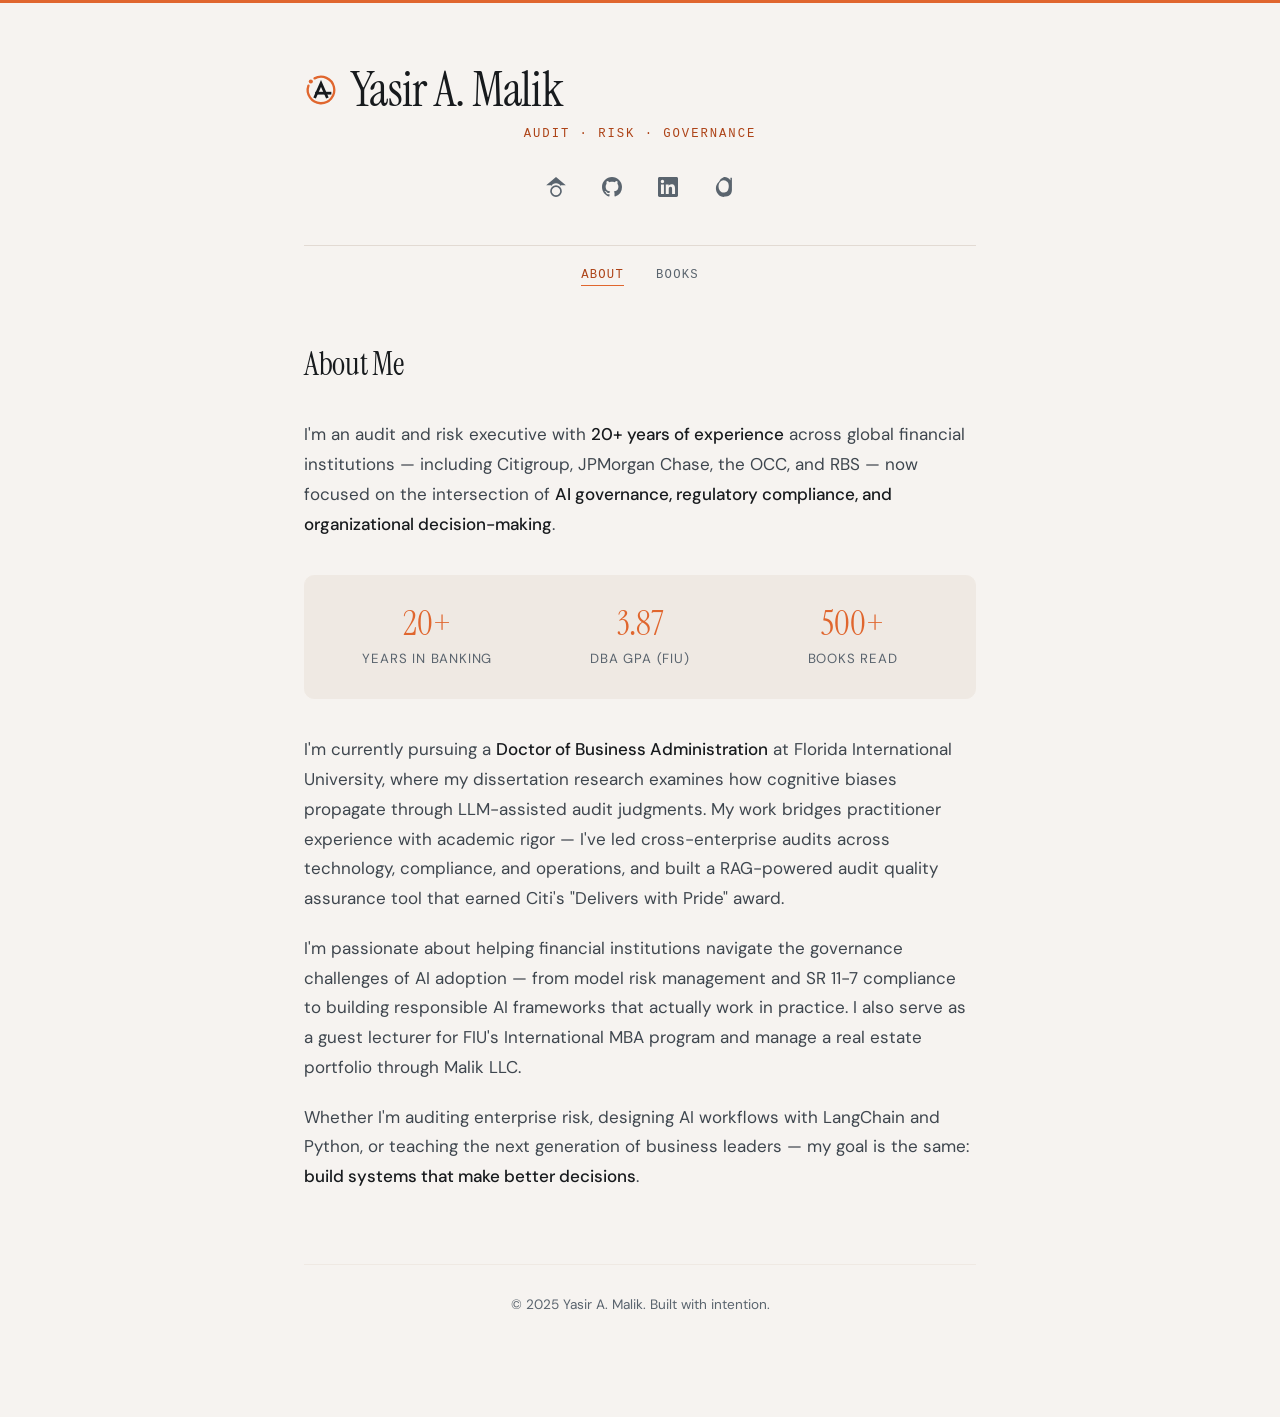
<file: index.html>
<!DOCTYPE html>
<html lang="en">
<head>
    <meta charset="UTF-8">
    <meta name="viewport" content="width=device-width, initial-scale=1.0">
    <title>Yasir A. Malik</title>
    <link rel="stylesheet" href="style.css">
    <link rel="stylesheet" href="brand.css">
    <link rel="icon" href=".github/brand/favicon.svg" type="image/svg+xml">
    <meta name="theme-color" content="#E0662E">
    <meta name="description" content="Yasir A. Malik — Audit leader, DBA researcher, and AI governance strategist with 20+ years in global financial services.">
</head>
<body>
    <div class="container">

        <!-- Header -->
        <header>
            <div class="brand-lockup"><svg width="34" height="34" viewBox="0 0 64 64" fill="none" aria-hidden="true"><path d="M19.88 10.13 A25 25 0 1 1 8.36 23.86" class="ring" stroke-width="4.4" stroke-linecap="round"/><circle class="node" cx="12.85" cy="15.93" r="3.9"/><path class="letter" d="M20 47 L32 19.5 L44 47" stroke-width="5.2" stroke-linejoin="miter" stroke-linecap="butt"/><path class="letter" d="M21.09 38 H51.5" stroke-width="5.2" stroke-linecap="butt"/></svg><h1 class="site-name">Yasir A. Malik</h1></div>
            <p class="site-tagline">Audit · Risk · Governance</p>

            <!-- Social Links (inline SVGs for zero-dependency) -->
            <div class="social-links">
                <a href="https://scholar.google.com/citations?user=YOUR_ID" target="_blank" rel="noopener" title="Google Scholar">
                    <svg viewBox="0 0 24 24" xmlns="http://www.w3.org/2000/svg"><path d="M12 24a7 7 0 1 1 0-14 7 7 0 0 1 0 14zm0-2a5 5 0 1 0 0-10 5 5 0 0 0 0 10zM0.21 10L12 0l11.79 10H18v1a6.98 6.98 0 0 0-12 0v-1H0.21z"/></svg>
                </a>
                <a href="https://github.com/MalikAI-786" target="_blank" rel="noopener" title="GitHub">
                    <svg viewBox="0 0 24 24" xmlns="http://www.w3.org/2000/svg"><path d="M12 0C5.37 0 0 5.37 0 12c0 5.31 3.435 9.795 8.205 11.385.6.105.825-.255.825-.57 0-.285-.015-1.23-.015-2.235-3.015.555-3.795-.735-4.035-1.41-.135-.345-.72-1.41-1.23-1.695-.42-.225-1.02-.78-.015-.795.945-.015 1.62.87 1.845 1.23 1.08 1.815 2.805 1.305 3.495.99.105-.78.42-1.305.765-1.605-2.67-.3-5.46-1.335-5.46-5.925 0-1.305.465-2.385 1.23-3.225-.12-.3-.54-1.53.12-3.18 0 0 1.005-.315 3.3 1.23.96-.27 1.98-.405 3-.405s2.04.135 3 .405c2.295-1.56 3.3-1.23 3.3-1.23.66 1.65.24 2.88.12 3.18.765.84 1.23 1.905 1.23 3.225 0 4.605-2.805 5.625-5.475 5.925.435.375.81 1.095.81 2.22 0 1.605-.015 2.895-.015 3.3 0 .315.225.69.825.57A12.02 12.02 0 0 0 24 12c0-6.63-5.37-12-12-12z"/></svg>
                </a>
                <a href="https://linkedin.com/in/yasiramalik" target="_blank" rel="noopener" title="LinkedIn">
                    <svg viewBox="0 0 24 24" xmlns="http://www.w3.org/2000/svg"><path d="M20.447 20.452h-3.554v-5.569c0-1.328-.027-3.037-1.852-3.037-1.853 0-2.136 1.445-2.136 2.939v5.667H9.351V9h3.414v1.561h.046c.477-.9 1.637-1.85 3.37-1.85 3.601 0 4.267 2.37 4.267 5.455v6.286zM5.337 7.433a2.062 2.062 0 0 1-2.063-2.065 2.064 2.064 0 1 1 2.063 2.065zm1.782 13.019H3.555V9h3.564v11.452zM22.225 0H1.771C.792 0 0 .774 0 1.729v20.542C0 23.227.792 24 1.771 24h20.451C23.2 24 24 23.227 24 22.271V1.729C24 .774 23.2 0 22.222 0h.003z"/></svg>
                </a>
                <a href="https://www.goodreads.com/user/show/YOUR_ID" target="_blank" rel="noopener" title="Goodreads">
                    <svg viewBox="0 0 24 24" xmlns="http://www.w3.org/2000/svg"><path d="M11.43 23.995c-3.608-.208-6.274-2.077-7.926-5.371-.515-1.026-.872-2.142-1.065-3.34-.239-1.484-.16-2.944.213-4.373.553-2.118 1.632-3.9 3.28-5.305A8.564 8.564 0 0 1 11.508.2c1.627-.253 3.2-.098 4.69.561 1.468.649 2.6 1.676 3.395 3.08.025.044.05.089.095.17V.75h1.812v14.4c0 .972-.09 1.935-.347 2.876-.533 1.95-1.618 3.452-3.39 4.428-1.16.64-2.415.93-3.728.994-.1.005-.2.032-.3.048h-.805zm6.278-12.759c.032-.538.004-1.093-.08-1.644-.19-1.27-.618-2.44-1.378-3.465-1.14-1.539-2.639-2.35-4.526-2.368-1.174-.012-2.246.307-3.19.965-1.258.878-2.072 2.074-2.57 3.486-.382 1.082-.52 2.2-.481 3.345.05 1.425.36 2.79 1.075 4.044.878 1.544 2.12 2.584 3.808 2.973 1.088.25 2.168.206 3.21-.177 1.588-.585 2.672-1.677 3.378-3.2.497-1.072.738-2.21.754-3.96z"/></svg>
                </a>
            </div>
        </header>

        <hr class="divider">

        <!-- Navigation -->
        <nav>
            <ul>
                <li><a href="index.html" class="active">About</a></li>
                <li><a href="books.html">Books</a></li>
            </ul>
        </nav>

        <!-- About Section -->
        <section class="about-section">
            <h2 class="section-heading">About Me</h2>

            <p>
                I'm an audit and risk executive with <strong>20+ years of experience</strong> across 
                global financial institutions — including Citigroup, JPMorgan Chase, the OCC, 
                and RBS — now focused on the intersection of <strong>AI governance, regulatory 
                compliance, and organizational decision-making</strong>.
            </p>

            <div class="highlights">
                <div class="highlight-item">
                    <div class="highlight-number">20+</div>
                    <div class="highlight-label">Years in Banking</div>
                </div>
                <div class="highlight-item">
                    <div class="highlight-number">3.87</div>
                    <div class="highlight-label">DBA GPA (FIU)</div>
                </div>
                <div class="highlight-item">
                    <div class="highlight-number">500+</div>
                    <div class="highlight-label">Books Read</div>
                </div>
            </div>

            <p>
                I'm currently pursuing a <strong>Doctor of Business Administration</strong> at 
                Florida International University, where my dissertation research examines 
                how cognitive biases propagate through LLM-assisted audit judgments. My work 
                bridges practitioner experience with academic rigor — I've led cross-enterprise 
                audits across technology, compliance, and operations, and built a RAG-powered 
                audit quality assurance tool that earned Citi's "Delivers with Pride" award.
            </p>

            <p>
                I'm passionate about helping financial institutions navigate the governance 
                challenges of AI adoption — from model risk management and SR 11-7 compliance 
                to building responsible AI frameworks that actually work in practice. I also 
                serve as a guest lecturer for FIU's International MBA program and manage a 
                real estate portfolio through Malik LLC.
            </p>

            <p>
                Whether I'm auditing enterprise risk, designing AI workflows with LangChain 
                and Python, or teaching the next generation of business leaders — my goal is 
                the same: <strong>build systems that make better decisions</strong>.
            </p>
        </section>

        <!-- Footer -->
        <footer>
            <p>&copy; 2025 Yasir A. Malik. Built with intention.</p>
        </footer>

    </div>
</body>
</html>
</file>
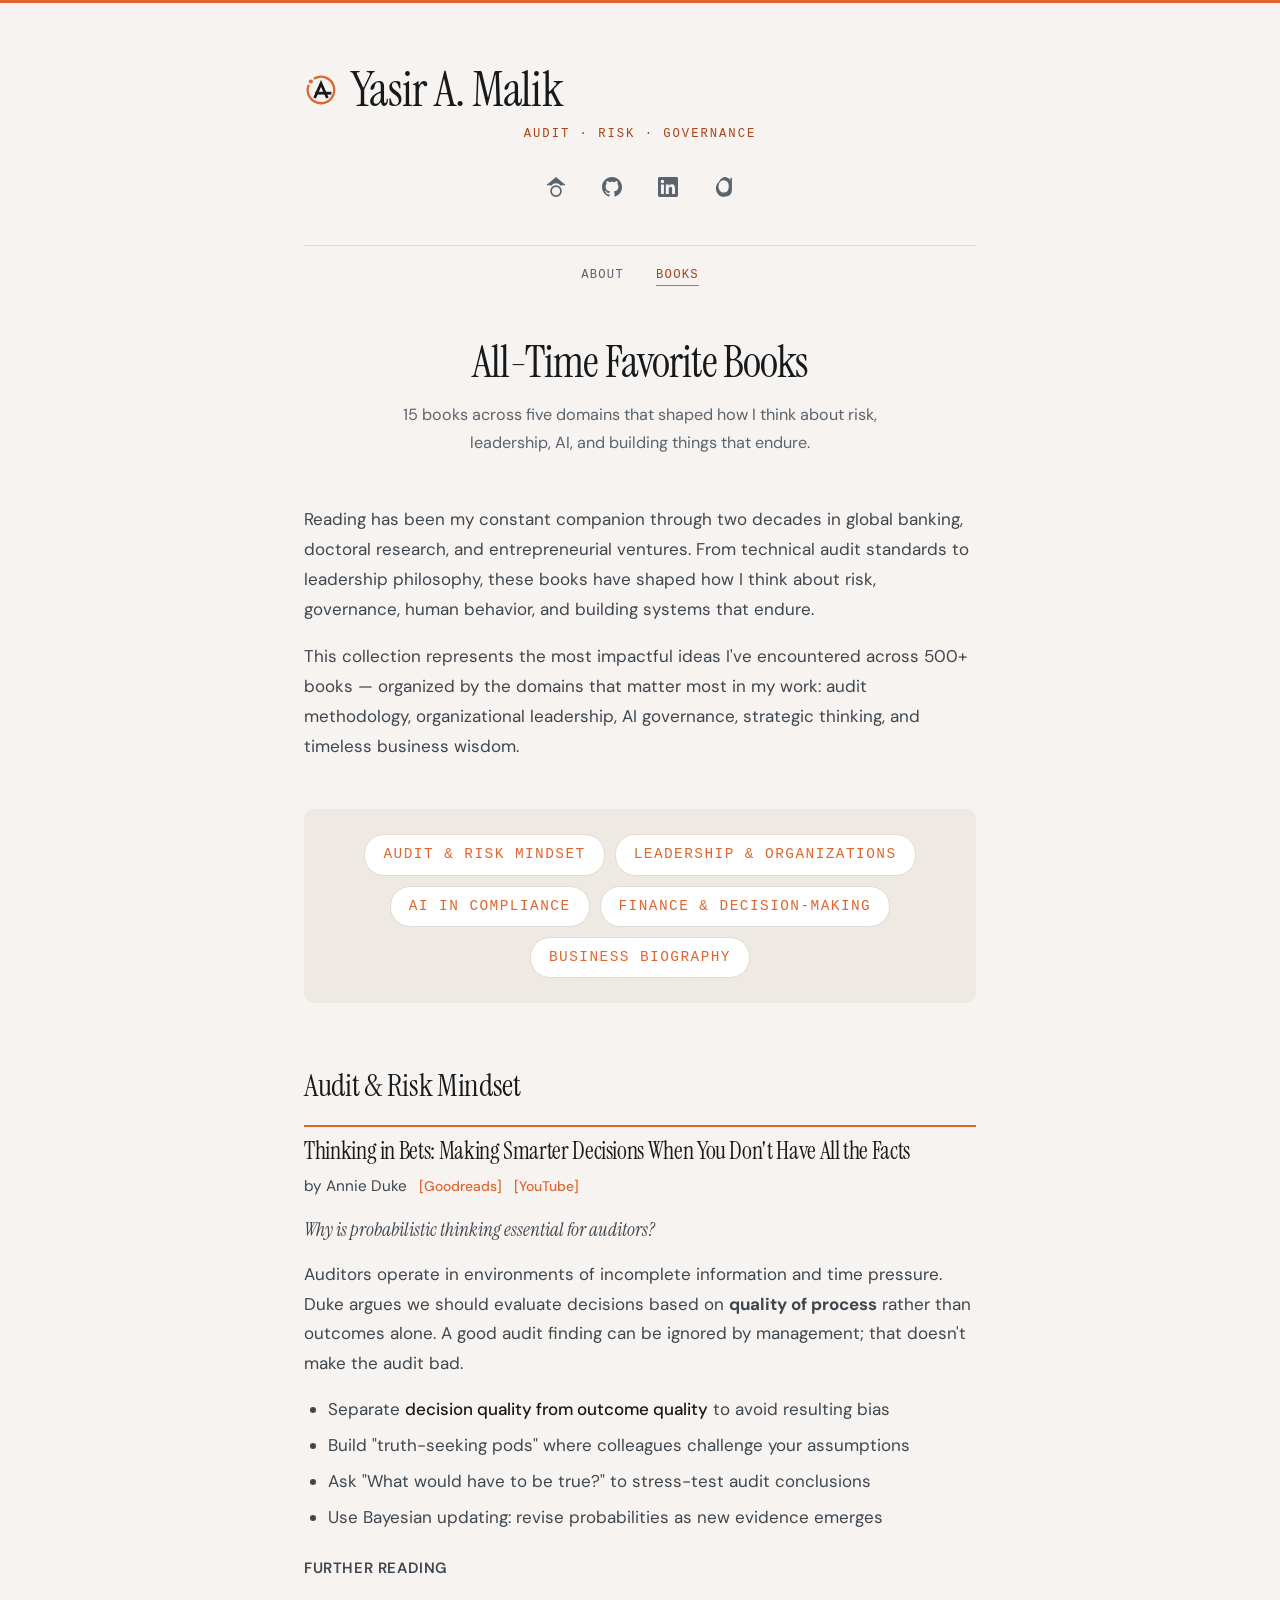
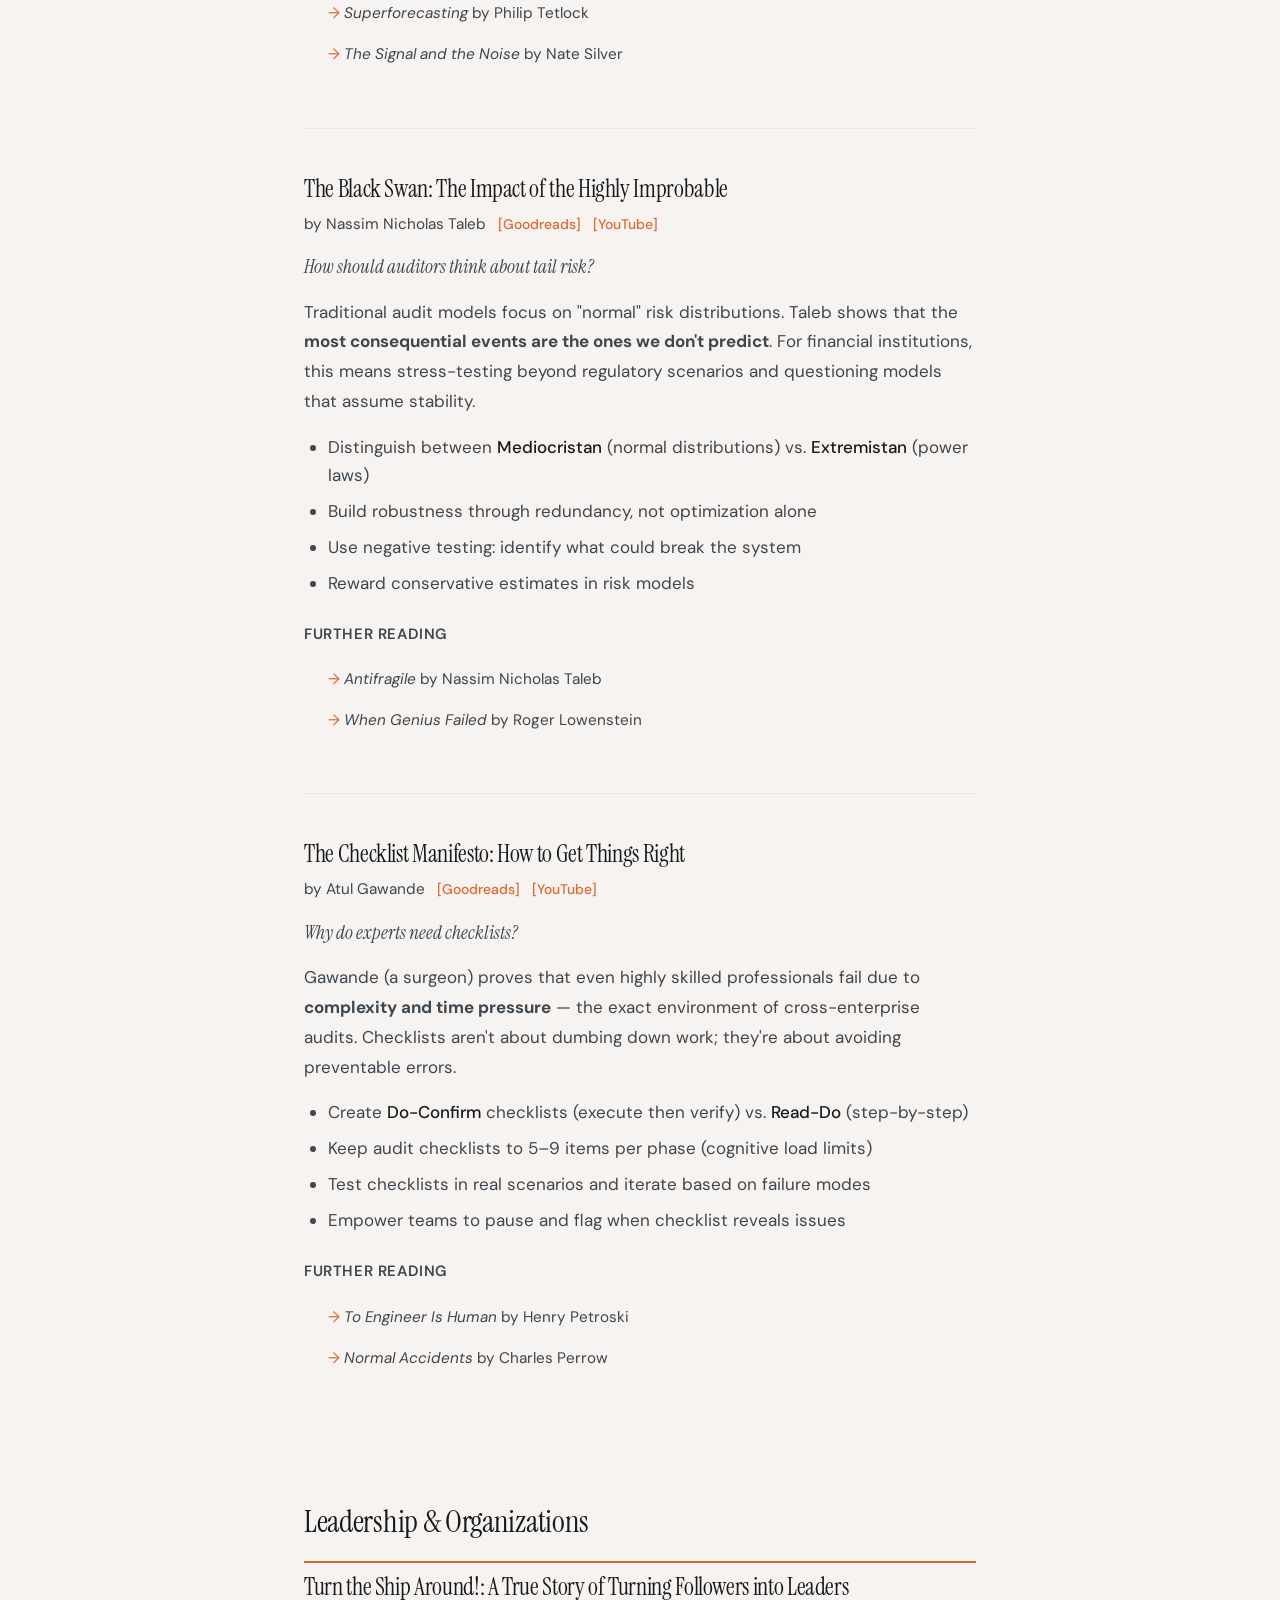
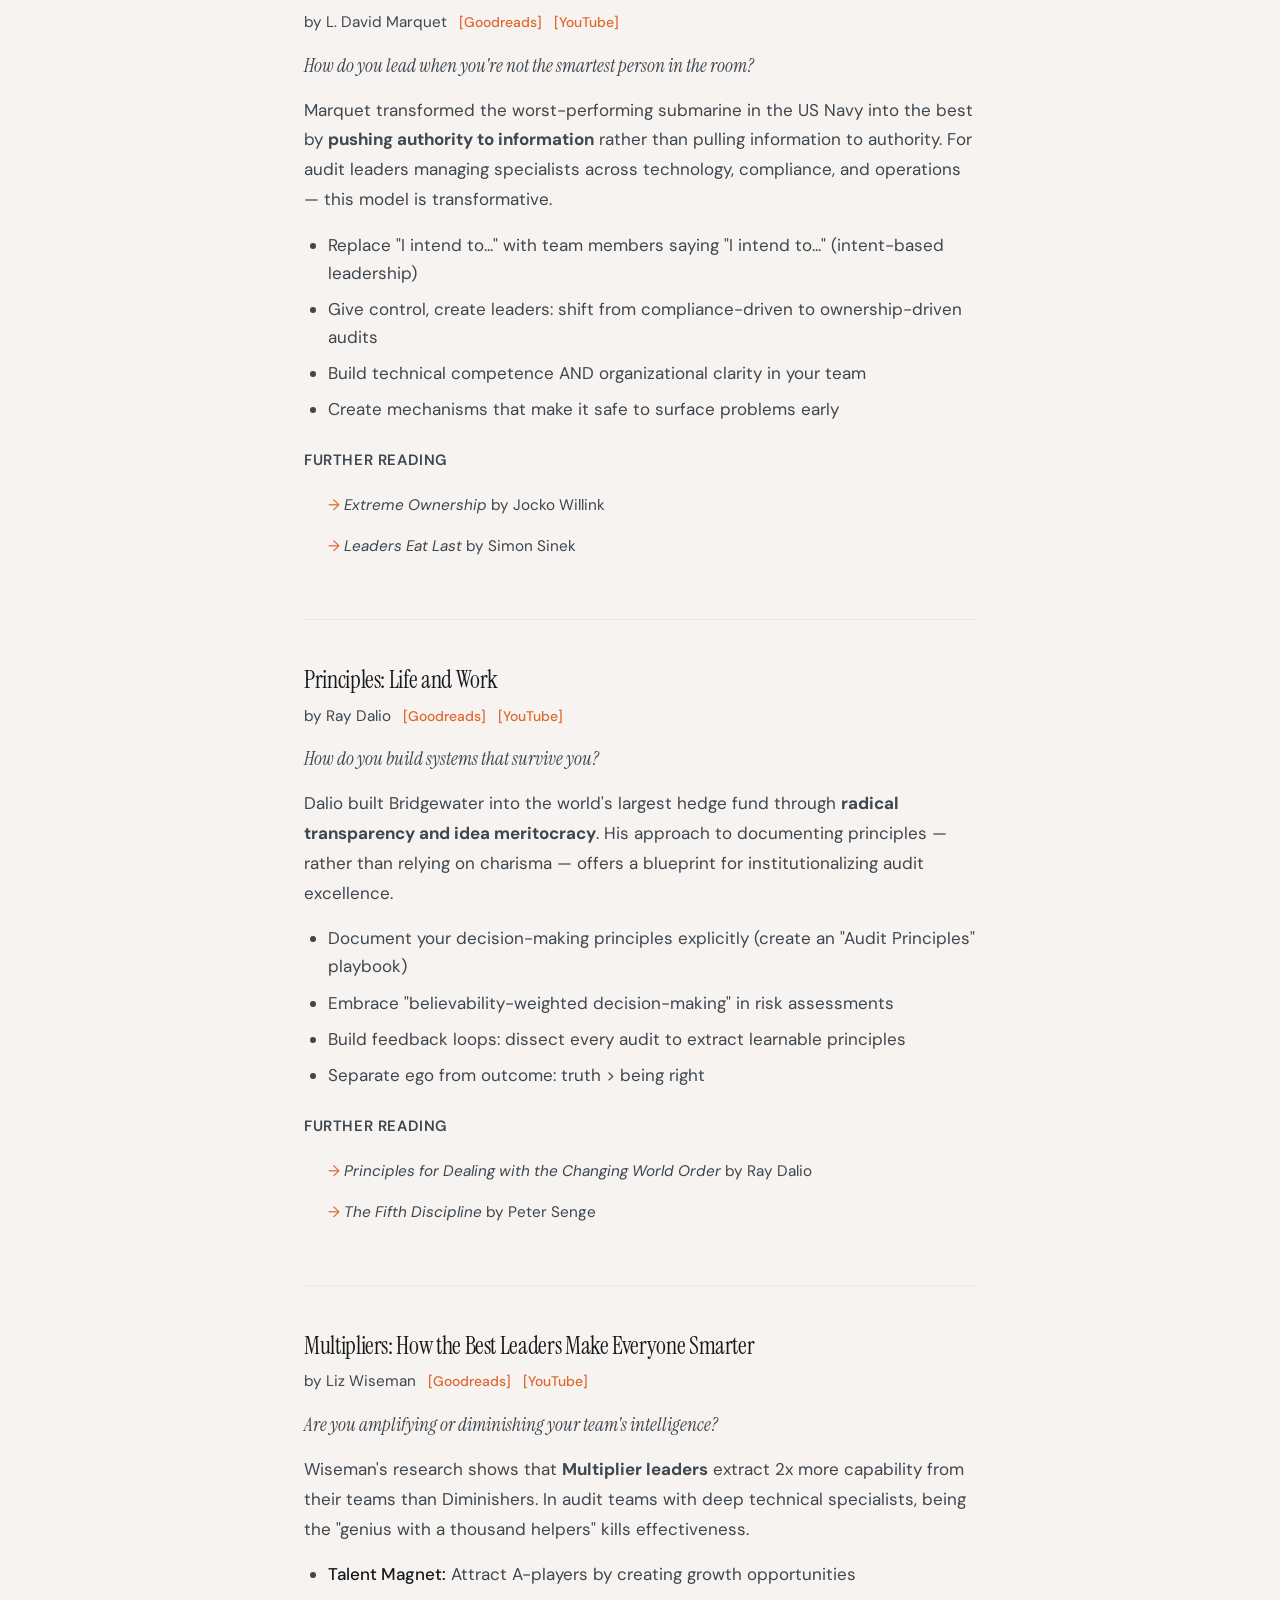
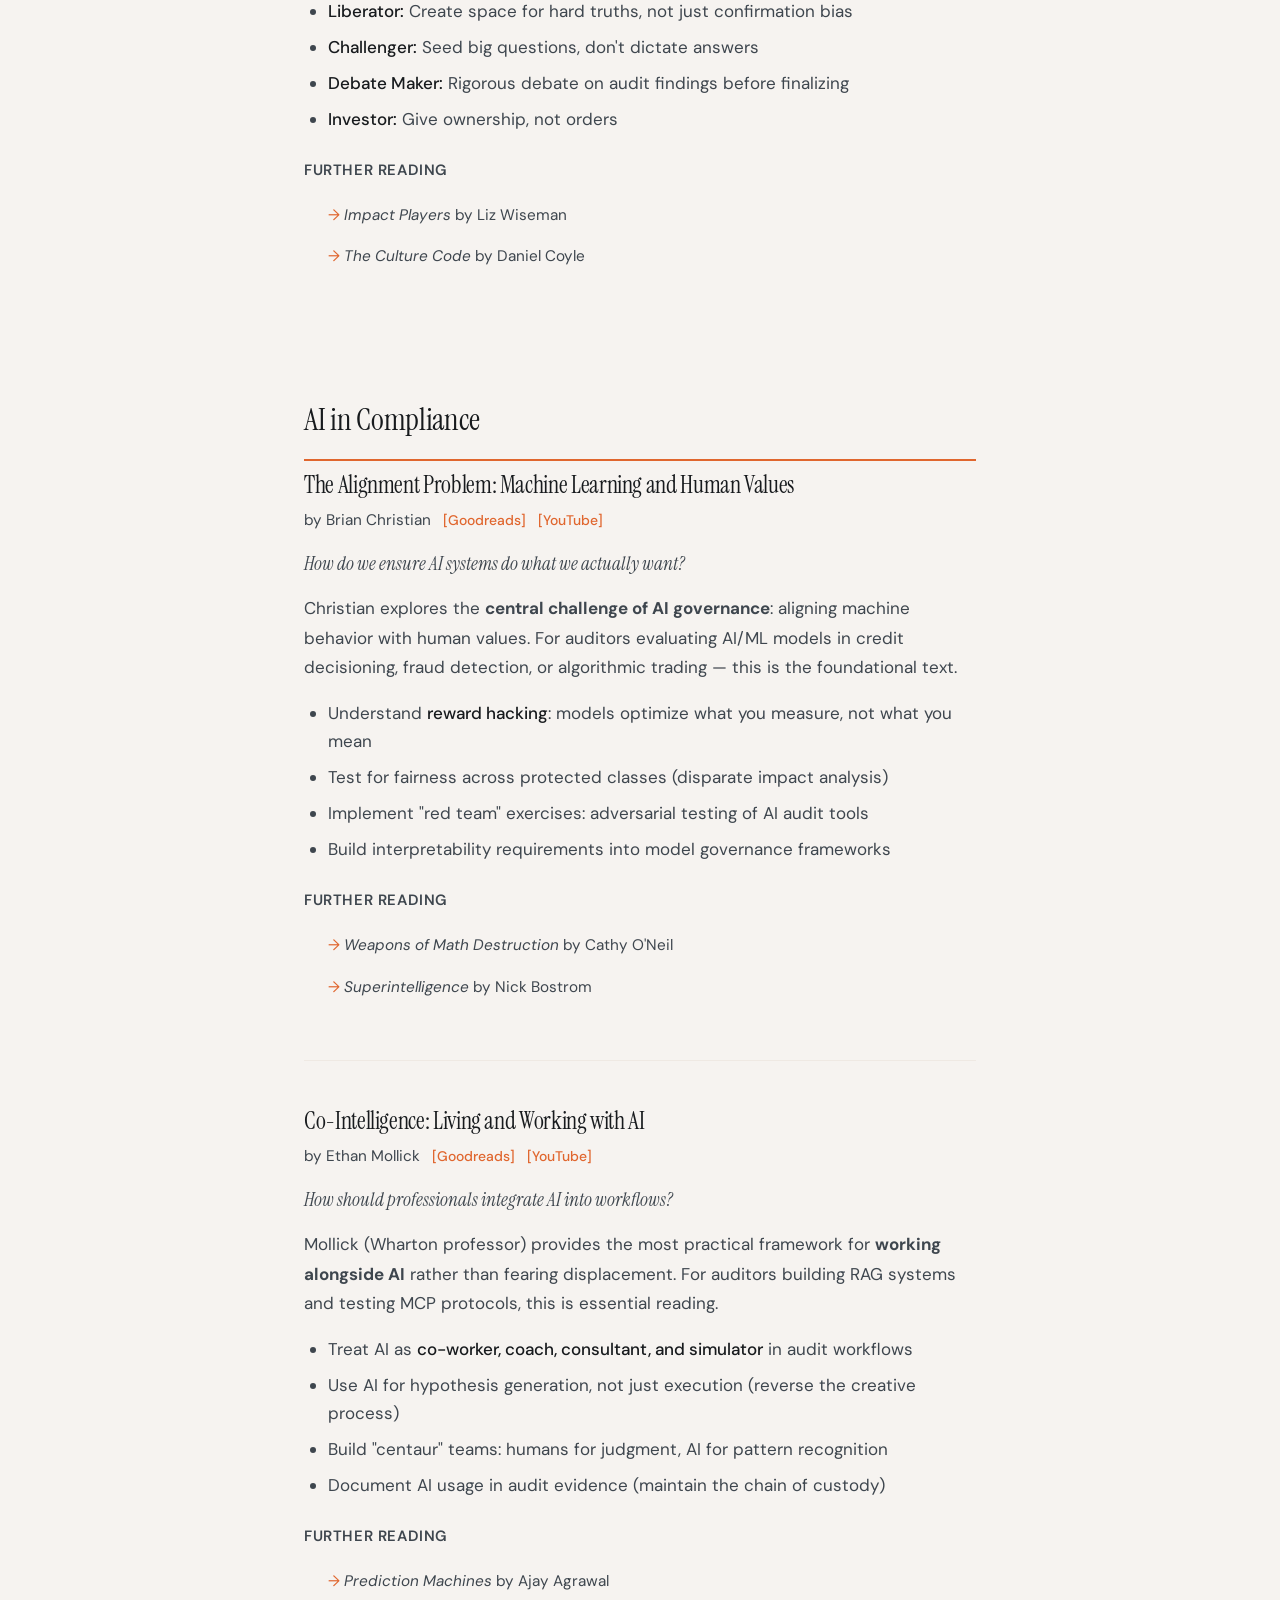
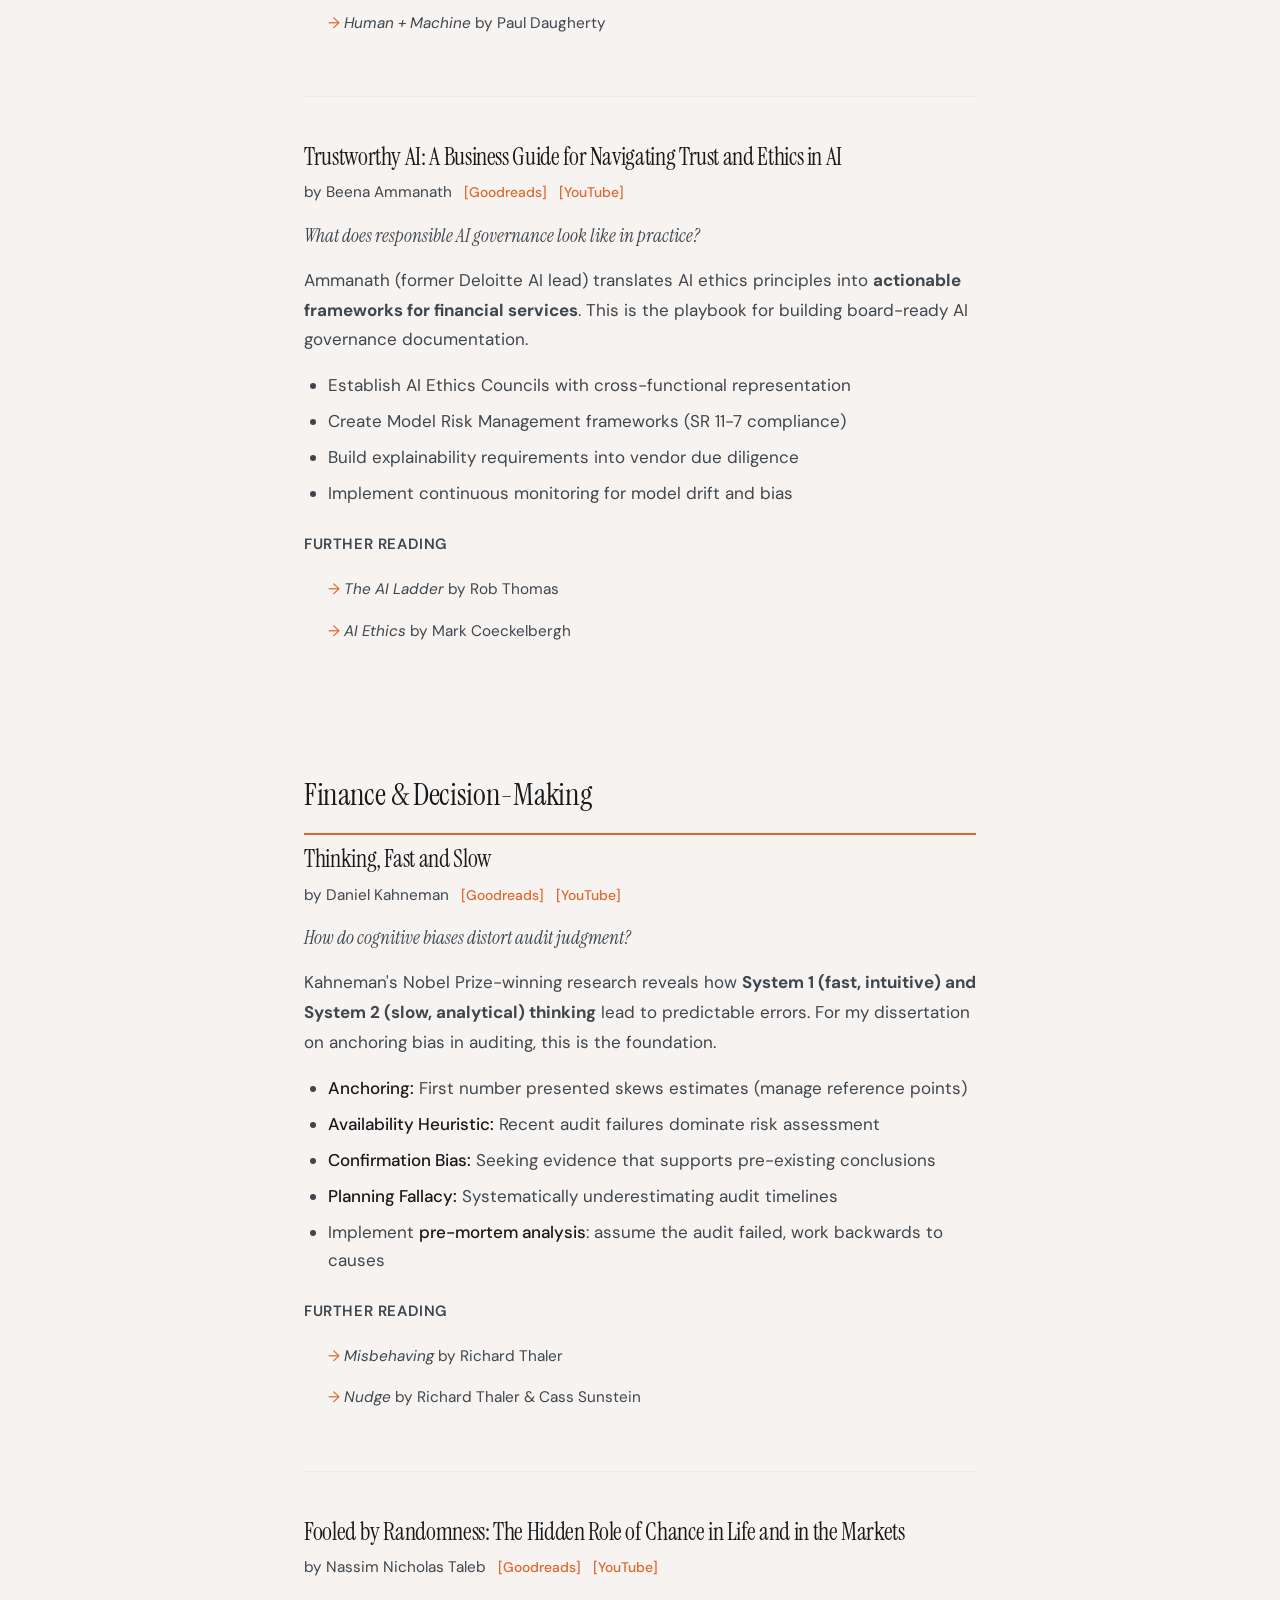
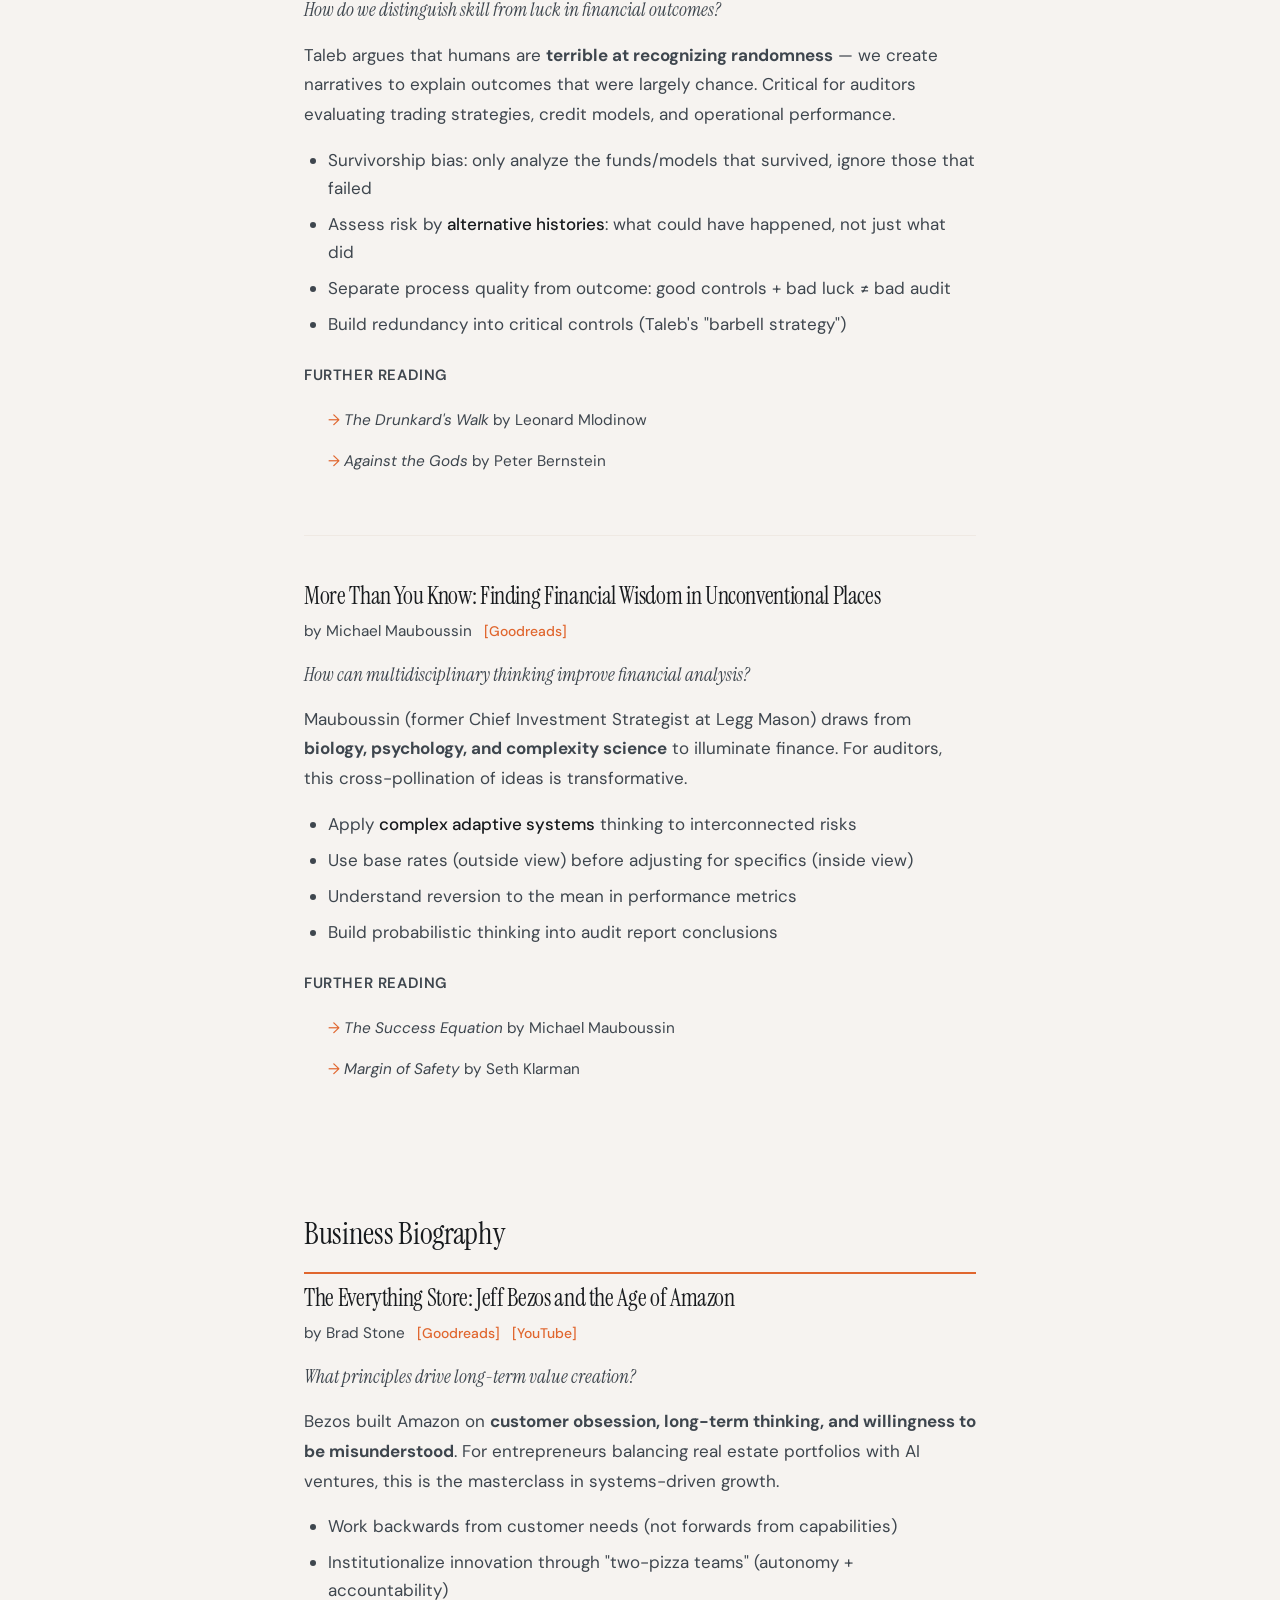
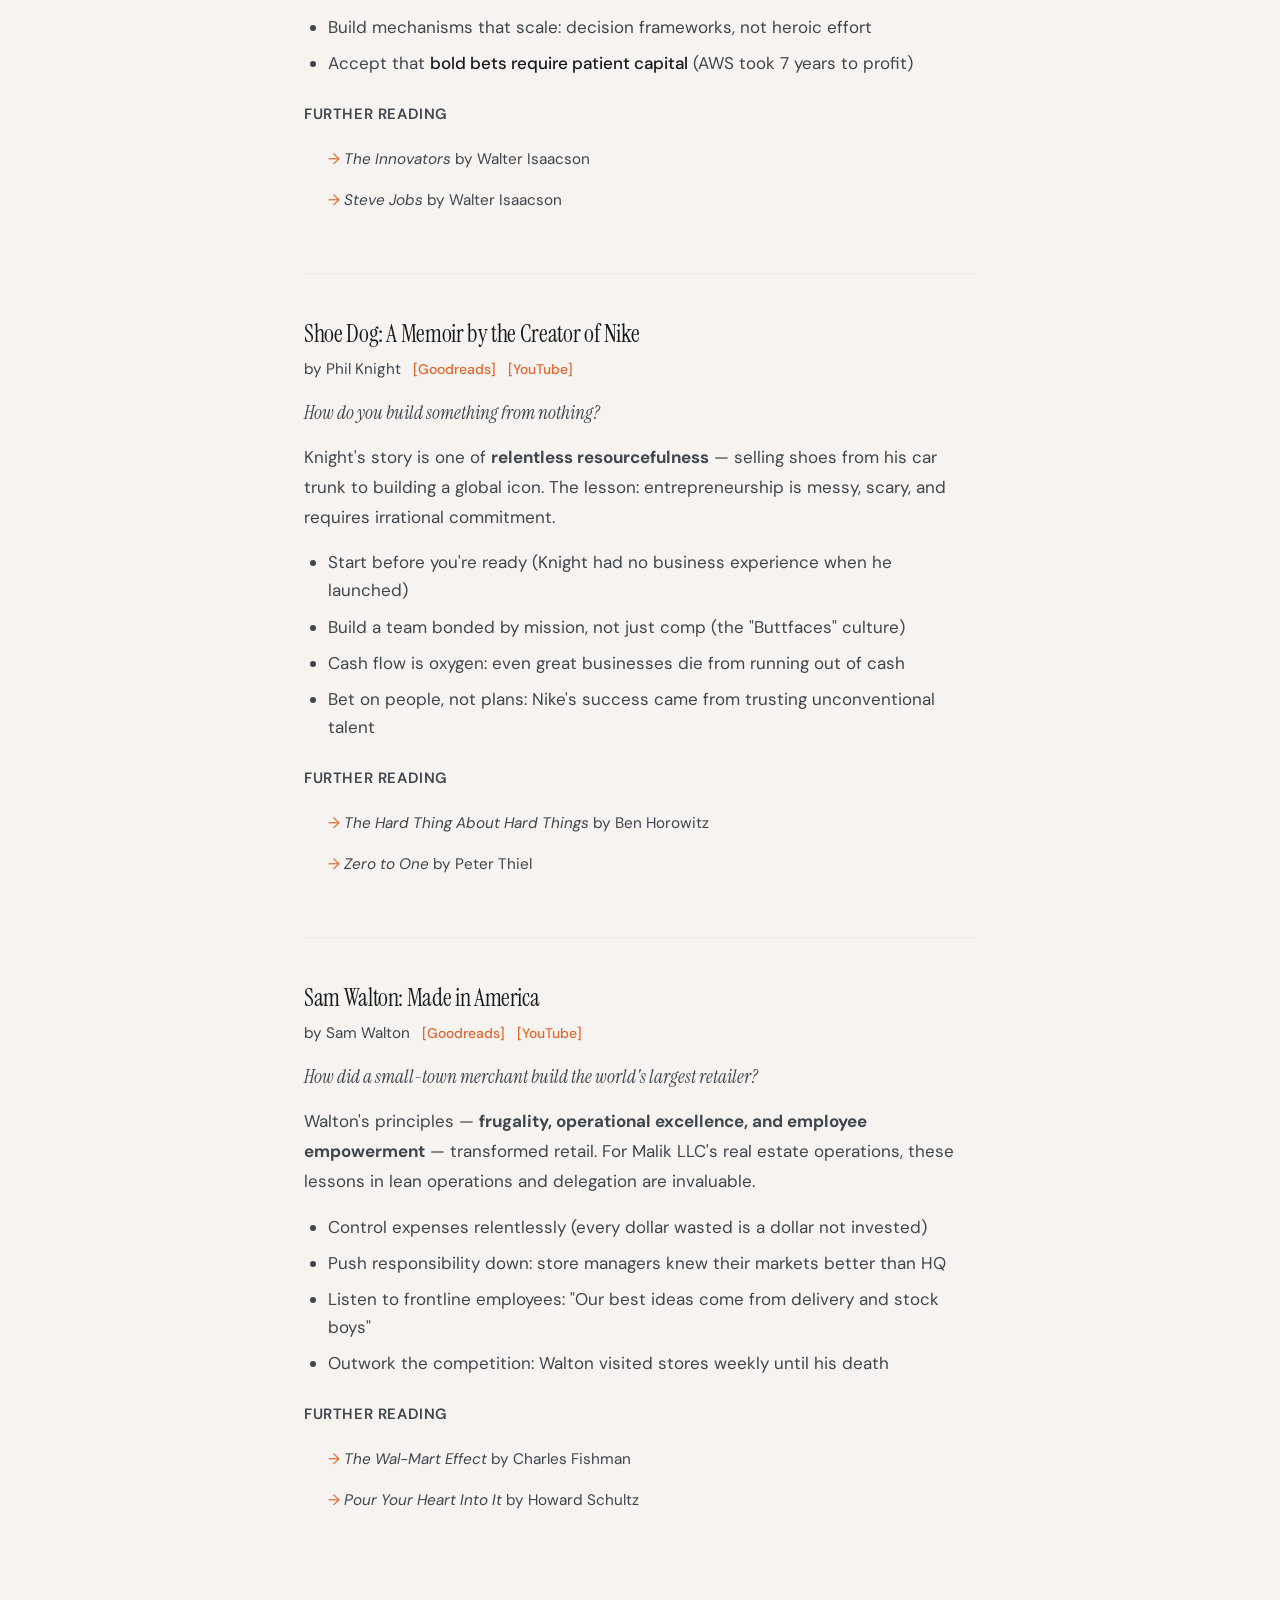
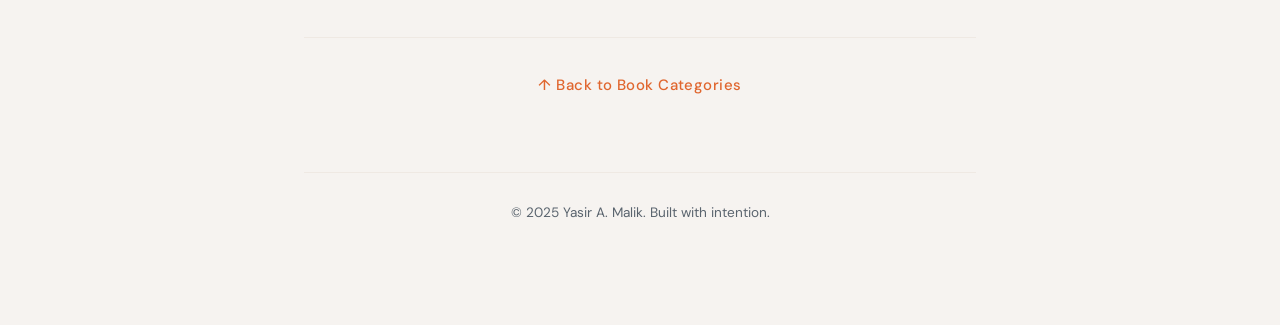
<file: books.html>
<!DOCTYPE html>
<html lang="en">
<head>
    <meta charset="UTF-8">
    <meta name="viewport" content="width=device-width, initial-scale=1.0">
    <title>Favorite Books — Yasir A. Malik</title>
    <link rel="stylesheet" href="style.css">
    <link rel="stylesheet" href="brand.css">
    <link rel="icon" href=".github/brand/favicon.svg" type="image/svg+xml">
    <meta name="theme-color" content="#E0662E">
    <meta name="description" content="Yasir's all-time favorite books on audit, leadership, AI governance, finance, and entrepreneurship.">
</head>
<body>
    <div class="container">

        <!-- Header -->
        <header>
            <div class="brand-lockup"><svg width="34" height="34" viewBox="0 0 64 64" fill="none" aria-hidden="true"><path d="M19.88 10.13 A25 25 0 1 1 8.36 23.86" class="ring" stroke-width="4.4" stroke-linecap="round"/><circle class="node" cx="12.85" cy="15.93" r="3.9"/><path class="letter" d="M20 47 L32 19.5 L44 47" stroke-width="5.2" stroke-linejoin="miter" stroke-linecap="butt"/><path class="letter" d="M21.09 38 H51.5" stroke-width="5.2" stroke-linecap="butt"/></svg><h1 class="site-name">Yasir A. Malik</h1></div>
            <p class="site-tagline">Audit · Risk · Governance</p>

            <div class="social-links">
                <a href="https://scholar.google.com/citations?user=YOUR_ID" target="_blank" rel="noopener" title="Google Scholar">
                    <svg viewBox="0 0 24 24" xmlns="http://www.w3.org/2000/svg"><path d="M12 24a7 7 0 1 1 0-14 7 7 0 0 1 0 14zm0-2a5 5 0 1 0 0-10 5 5 0 0 0 0 10zM0.21 10L12 0l11.79 10H18v1a6.98 6.98 0 0 0-12 0v-1H0.21z"/></svg>
                </a>
                <a href="https://github.com/MalikAI-786" target="_blank" rel="noopener" title="GitHub">
                    <svg viewBox="0 0 24 24" xmlns="http://www.w3.org/2000/svg"><path d="M12 0C5.37 0 0 5.37 0 12c0 5.31 3.435 9.795 8.205 11.385.6.105.825-.255.825-.57 0-.285-.015-1.23-.015-2.235-3.015.555-3.795-.735-4.035-1.41-.135-.345-.72-1.41-1.23-1.695-.42-.225-1.02-.78-.015-.795.945-.015 1.62.87 1.845 1.23 1.08 1.815 2.805 1.305 3.495.99.105-.78.42-1.305.765-1.605-2.67-.3-5.46-1.335-5.46-5.925 0-1.305.465-2.385 1.23-3.225-.12-.3-.54-1.53.12-3.18 0 0 1.005-.315 3.3 1.23.96-.27 1.98-.405 3-.405s2.04.135 3 .405c2.295-1.56 3.3-1.23 3.3-1.23.66 1.65.24 2.88.12 3.18.765.84 1.23 1.905 1.23 3.225 0 4.605-2.805 5.625-5.475 5.925.435.375.81 1.095.81 2.22 0 1.605-.015 2.895-.015 3.3 0 .315.225.69.825.57A12.02 12.02 0 0 0 24 12c0-6.63-5.37-12-12-12z"/></svg>
                </a>
                <a href="https://linkedin.com/in/yasiramalik" target="_blank" rel="noopener" title="LinkedIn">
                    <svg viewBox="0 0 24 24" xmlns="http://www.w3.org/2000/svg"><path d="M20.447 20.452h-3.554v-5.569c0-1.328-.027-3.037-1.852-3.037-1.853 0-2.136 1.445-2.136 2.939v5.667H9.351V9h3.414v1.561h.046c.477-.9 1.637-1.85 3.37-1.85 3.601 0 4.267 2.37 4.267 5.455v6.286zM5.337 7.433a2.062 2.062 0 0 1-2.063-2.065 2.064 2.064 0 1 1 2.063 2.065zm1.782 13.019H3.555V9h3.564v11.452zM22.225 0H1.771C.792 0 0 .774 0 1.729v20.542C0 23.227.792 24 1.771 24h20.451C23.2 24 24 23.227 24 22.271V1.729C24 .774 23.2 0 22.222 0h.003z"/></svg>
                </a>
                <a href="https://www.goodreads.com/user/show/YOUR_ID" target="_blank" rel="noopener" title="Goodreads">
                    <svg viewBox="0 0 24 24" xmlns="http://www.w3.org/2000/svg"><path d="M11.43 23.995c-3.608-.208-6.274-2.077-7.926-5.371-.515-1.026-.872-2.142-1.065-3.34-.239-1.484-.16-2.944.213-4.373.553-2.118 1.632-3.9 3.28-5.305A8.564 8.564 0 0 1 11.508.2c1.627-.253 3.2-.098 4.69.561 1.468.649 2.6 1.676 3.395 3.08.025.044.05.089.095.17V.75h1.812v14.4c0 .972-.09 1.935-.347 2.876-.533 1.95-1.618 3.452-3.39 4.428-1.16.64-2.415.93-3.728.994-.1.005-.2.032-.3.048h-.805zm6.278-12.759c.032-.538.004-1.093-.08-1.644-.19-1.27-.618-2.44-1.378-3.465-1.14-1.539-2.639-2.35-4.526-2.368-1.174-.012-2.246.307-3.19.965-1.258.878-2.072 2.074-2.57 3.486-.382 1.082-.52 2.2-.481 3.345.05 1.425.36 2.79 1.075 4.044.878 1.544 2.12 2.584 3.808 2.973 1.088.25 2.168.206 3.21-.177 1.588-.585 2.672-1.677 3.378-3.2.497-1.072.738-2.21.754-3.96z"/></svg>
                </a>
            </div>
        </header>

        <hr class="divider">

        <!-- Navigation -->
        <nav>
            <ul>
                <li><a href="index.html">About</a></li>
                <li><a href="books.html" class="active">Books</a></li>
            </ul>
        </nav>

        <!-- Page Hero -->
        <div class="page-hero">
            <h1 class="page-title">All-Time Favorite Books</h1>
            <p class="page-subtitle">
                15 books across five domains that shaped how I think about 
                risk, leadership, AI, and building things that endure.
            </p>
        </div>

        <!-- Intro -->
        <section class="intro">
            <p>
                Reading has been my constant companion through two decades in global banking, 
                doctoral research, and entrepreneurial ventures. From technical audit standards 
                to leadership philosophy, these books have shaped how I think about risk, 
                governance, human behavior, and building systems that endure.
            </p>
            <p>
                This collection represents the most impactful ideas I've encountered across 
                500+ books — organized by the domains that matter most in my work: audit 
                methodology, organizational leadership, AI governance, strategic thinking, 
                and timeless business wisdom.
            </p>
        </section>

        <!-- Category Navigation -->
        <nav class="category-nav" id="categories">
            <ul>
                <li><a href="#audit-risk">Audit &amp; Risk Mindset</a></li>
                <li><a href="#leadership">Leadership &amp; Organizations</a></li>
                <li><a href="#ai-governance">AI in Compliance</a></li>
                <li><a href="#finance">Finance &amp; Decision-Making</a></li>
                <li><a href="#biography">Business Biography</a></li>
            </ul>
        </nav>


        <!-- ═══════════════════════════════════════
             SECTION 1: Audit & Risk Mindset
             ═══════════════════════════════════════ -->
        <section id="audit-risk" class="book-category">
            <h2 class="category-heading">Audit &amp; Risk Mindset</h2>

            <div class="book-entry">
                <h3 class="book-title">Thinking in Bets: Making Smarter Decisions When You Don't Have All the Facts</h3>
                <p class="book-author">
                    by Annie Duke
                    <a href="https://www.goodreads.com/book/show/35957157-thinking-in-bets" target="_blank">[Goodreads]</a>
                    <a href="https://youtu.be/uYNsSeYjkp4" target="_blank">[YouTube]</a>
                </p>
                <p class="question">Why is probabilistic thinking essential for auditors?</p>
                <p>
                    Auditors operate in environments of incomplete information and time pressure. 
                    Duke argues we should evaluate decisions based on <strong>quality of process</strong> 
                    rather than outcomes alone. A good audit finding can be ignored by management; 
                    that doesn't make the audit bad.
                </p>
                <ul>
                    <li>Separate <strong>decision quality from outcome quality</strong> to avoid resulting bias</li>
                    <li>Build "truth-seeking pods" where colleagues challenge your assumptions</li>
                    <li>Ask "What would have to be true?" to stress-test audit conclusions</li>
                    <li>Use Bayesian updating: revise probabilities as new evidence emerges</li>
                </ul>
                <p class="further-reading">Further Reading</p>
                <ul class="further-reading-list">
                    <li><em>Superforecasting</em> by Philip Tetlock</li>
                    <li><em>The Signal and the Noise</em> by Nate Silver</li>
                </ul>
            </div>

            <div class="book-entry">
                <h3 class="book-title">The Black Swan: The Impact of the Highly Improbable</h3>
                <p class="book-author">
                    by Nassim Nicholas Taleb
                    <a href="https://www.goodreads.com/book/show/242472.The_Black_Swan" target="_blank">[Goodreads]</a>
                    <a href="https://youtu.be/BRLc-Slnh00" target="_blank">[YouTube]</a>
                </p>
                <p class="question">How should auditors think about tail risk?</p>
                <p>
                    Traditional audit models focus on "normal" risk distributions. Taleb shows 
                    that the <strong>most consequential events are the ones we don't predict</strong>. 
                    For financial institutions, this means stress-testing beyond regulatory 
                    scenarios and questioning models that assume stability.
                </p>
                <ul>
                    <li>Distinguish between <strong>Mediocristan</strong> (normal distributions) vs. <strong>Extremistan</strong> (power laws)</li>
                    <li>Build robustness through redundancy, not optimization alone</li>
                    <li>Use negative testing: identify what could break the system</li>
                    <li>Reward conservative estimates in risk models</li>
                </ul>
                <p class="further-reading">Further Reading</p>
                <ul class="further-reading-list">
                    <li><em>Antifragile</em> by Nassim Nicholas Taleb</li>
                    <li><em>When Genius Failed</em> by Roger Lowenstein</li>
                </ul>
            </div>

            <div class="book-entry">
                <h3 class="book-title">The Checklist Manifesto: How to Get Things Right</h3>
                <p class="book-author">
                    by Atul Gawande
                    <a href="https://www.goodreads.com/book/show/6667514-the-checklist-manifesto" target="_blank">[Goodreads]</a>
                    <a href="https://youtu.be/B_pHQCzSeuM" target="_blank">[YouTube]</a>
                </p>
                <p class="question">Why do experts need checklists?</p>
                <p>
                    Gawande (a surgeon) proves that even highly skilled professionals fail due to 
                    <strong>complexity and time pressure</strong> — the exact environment of cross-enterprise audits. 
                    Checklists aren't about dumbing down work; they're about avoiding preventable errors.
                </p>
                <ul>
                    <li>Create <strong>Do-Confirm</strong> checklists (execute then verify) vs. <strong>Read-Do</strong> (step-by-step)</li>
                    <li>Keep audit checklists to 5–9 items per phase (cognitive load limits)</li>
                    <li>Test checklists in real scenarios and iterate based on failure modes</li>
                    <li>Empower teams to pause and flag when checklist reveals issues</li>
                </ul>
                <p class="further-reading">Further Reading</p>
                <ul class="further-reading-list">
                    <li><em>To Engineer Is Human</em> by Henry Petroski</li>
                    <li><em>Normal Accidents</em> by Charles Perrow</li>
                </ul>
            </div>
        </section>


        <!-- ═══════════════════════════════════════
             SECTION 2: Leadership & Organizations
             ═══════════════════════════════════════ -->
        <section id="leadership" class="book-category">
            <h2 class="category-heading">Leadership &amp; Organizations</h2>

            <div class="book-entry">
                <h3 class="book-title">Turn the Ship Around!: A True Story of Turning Followers into Leaders</h3>
                <p class="book-author">
                    by L. David Marquet
                    <a href="https://www.goodreads.com/book/show/16158601-turn-the-ship-around" target="_blank">[Goodreads]</a>
                    <a href="https://youtu.be/pYKH2uSax8U" target="_blank">[YouTube]</a>
                </p>
                <p class="question">How do you lead when you're not the smartest person in the room?</p>
                <p>
                    Marquet transformed the worst-performing submarine in the US Navy into the best by 
                    <strong>pushing authority to information</strong> rather than pulling information to authority. 
                    For audit leaders managing specialists across technology, compliance, and operations — this 
                    model is transformative.
                </p>
                <ul>
                    <li>Replace "I intend to..." with team members saying "I intend to..." (intent-based leadership)</li>
                    <li>Give control, create leaders: shift from compliance-driven to ownership-driven audits</li>
                    <li>Build technical competence AND organizational clarity in your team</li>
                    <li>Create mechanisms that make it safe to surface problems early</li>
                </ul>
                <p class="further-reading">Further Reading</p>
                <ul class="further-reading-list">
                    <li><em>Extreme Ownership</em> by Jocko Willink</li>
                    <li><em>Leaders Eat Last</em> by Simon Sinek</li>
                </ul>
            </div>

            <div class="book-entry">
                <h3 class="book-title">Principles: Life and Work</h3>
                <p class="book-author">
                    by Ray Dalio
                    <a href="https://www.goodreads.com/book/show/34536488-principles" target="_blank">[Goodreads]</a>
                    <a href="https://youtu.be/B9XGUpQZY38" target="_blank">[YouTube]</a>
                </p>
                <p class="question">How do you build systems that survive you?</p>
                <p>
                    Dalio built Bridgewater into the world's largest hedge fund through 
                    <strong>radical transparency and idea meritocracy</strong>. His approach to 
                    documenting principles — rather than relying on charisma — offers a blueprint 
                    for institutionalizing audit excellence.
                </p>
                <ul>
                    <li>Document your decision-making principles explicitly (create an "Audit Principles" playbook)</li>
                    <li>Embrace "believability-weighted decision-making" in risk assessments</li>
                    <li>Build feedback loops: dissect every audit to extract learnable principles</li>
                    <li>Separate ego from outcome: truth > being right</li>
                </ul>
                <p class="further-reading">Further Reading</p>
                <ul class="further-reading-list">
                    <li><em>Principles for Dealing with the Changing World Order</em> by Ray Dalio</li>
                    <li><em>The Fifth Discipline</em> by Peter Senge</li>
                </ul>
            </div>

            <div class="book-entry">
                <h3 class="book-title">Multipliers: How the Best Leaders Make Everyone Smarter</h3>
                <p class="book-author">
                    by Liz Wiseman
                    <a href="https://www.goodreads.com/book/show/8310410-multipliers" target="_blank">[Goodreads]</a>
                    <a href="https://youtu.be/NhpSI0-VehM" target="_blank">[YouTube]</a>
                </p>
                <p class="question">Are you amplifying or diminishing your team's intelligence?</p>
                <p>
                    Wiseman's research shows that <strong>Multiplier leaders</strong> extract 2x more capability 
                    from their teams than Diminishers. In audit teams with deep technical specialists, 
                    being the "genius with a thousand helpers" kills effectiveness.
                </p>
                <ul>
                    <li><strong>Talent Magnet:</strong> Attract A-players by creating growth opportunities</li>
                    <li><strong>Liberator:</strong> Create space for hard truths, not just confirmation bias</li>
                    <li><strong>Challenger:</strong> Seed big questions, don't dictate answers</li>
                    <li><strong>Debate Maker:</strong> Rigorous debate on audit findings before finalizing</li>
                    <li><strong>Investor:</strong> Give ownership, not orders</li>
                </ul>
                <p class="further-reading">Further Reading</p>
                <ul class="further-reading-list">
                    <li><em>Impact Players</em> by Liz Wiseman</li>
                    <li><em>The Culture Code</em> by Daniel Coyle</li>
                </ul>
            </div>
        </section>


        <!-- ═══════════════════════════════════════
             SECTION 3: AI in Compliance
             ═══════════════════════════════════════ -->
        <section id="ai-governance" class="book-category">
            <h2 class="category-heading">AI in Compliance</h2>

            <div class="book-entry">
                <h3 class="book-title">The Alignment Problem: Machine Learning and Human Values</h3>
                <p class="book-author">
                    by Brian Christian
                    <a href="https://www.goodreads.com/book/show/50489349-the-alignment-problem" target="_blank">[Goodreads]</a>
                    <a href="https://youtu.be/eaYIU6YXr3w" target="_blank">[YouTube]</a>
                </p>
                <p class="question">How do we ensure AI systems do what we actually want?</p>
                <p>
                    Christian explores the <strong>central challenge of AI governance</strong>: aligning 
                    machine behavior with human values. For auditors evaluating AI/ML models in 
                    credit decisioning, fraud detection, or algorithmic trading — this is the foundational text.
                </p>
                <ul>
                    <li>Understand <strong>reward hacking</strong>: models optimize what you measure, not what you mean</li>
                    <li>Test for fairness across protected classes (disparate impact analysis)</li>
                    <li>Implement "red team" exercises: adversarial testing of AI audit tools</li>
                    <li>Build interpretability requirements into model governance frameworks</li>
                </ul>
                <p class="further-reading">Further Reading</p>
                <ul class="further-reading-list">
                    <li><em>Weapons of Math Destruction</em> by Cathy O'Neil</li>
                    <li><em>Superintelligence</em> by Nick Bostrom</li>
                </ul>
            </div>

            <div class="book-entry">
                <h3 class="book-title">Co-Intelligence: Living and Working with AI</h3>
                <p class="book-author">
                    by Ethan Mollick
                    <a href="https://www.goodreads.com/book/show/123838415-co-intelligence" target="_blank">[Goodreads]</a>
                    <a href="https://youtu.be/Sq1TVMItM8Y" target="_blank">[YouTube]</a>
                </p>
                <p class="question">How should professionals integrate AI into workflows?</p>
                <p>
                    Mollick (Wharton professor) provides the most practical framework for 
                    <strong>working alongside AI</strong> rather than fearing displacement. For auditors 
                    building RAG systems and testing MCP protocols, this is essential reading.
                </p>
                <ul>
                    <li>Treat AI as <strong>co-worker, coach, consultant, and simulator</strong> in audit workflows</li>
                    <li>Use AI for hypothesis generation, not just execution (reverse the creative process)</li>
                    <li>Build "centaur" teams: humans for judgment, AI for pattern recognition</li>
                    <li>Document AI usage in audit evidence (maintain the chain of custody)</li>
                </ul>
                <p class="further-reading">Further Reading</p>
                <ul class="further-reading-list">
                    <li><em>Prediction Machines</em> by Ajay Agrawal</li>
                    <li><em>Human + Machine</em> by Paul Daugherty</li>
                </ul>
            </div>

            <div class="book-entry">
                <h3 class="book-title">Trustworthy AI: A Business Guide for Navigating Trust and Ethics in AI</h3>
                <p class="book-author">
                    by Beena Ammanath
                    <a href="https://www.goodreads.com/book/show/195290094-trustworthy-ai" target="_blank">[Goodreads]</a>
                    <a href="https://youtu.be/SJpxBb9TUmI" target="_blank">[YouTube]</a>
                </p>
                <p class="question">What does responsible AI governance look like in practice?</p>
                <p>
                    Ammanath (former Deloitte AI lead) translates AI ethics principles into 
                    <strong>actionable frameworks for financial services</strong>. This is the playbook 
                    for building board-ready AI governance documentation.
                </p>
                <ul>
                    <li>Establish AI Ethics Councils with cross-functional representation</li>
                    <li>Create Model Risk Management frameworks (SR 11-7 compliance)</li>
                    <li>Build explainability requirements into vendor due diligence</li>
                    <li>Implement continuous monitoring for model drift and bias</li>
                </ul>
                <p class="further-reading">Further Reading</p>
                <ul class="further-reading-list">
                    <li><em>The AI Ladder</em> by Rob Thomas</li>
                    <li><em>AI Ethics</em> by Mark Coeckelbergh</li>
                </ul>
            </div>
        </section>


        <!-- ═══════════════════════════════════════
             SECTION 4: Finance & Decision-Making
             ═══════════════════════════════════════ -->
        <section id="finance" class="book-category">
            <h2 class="category-heading">Finance &amp; Decision-Making</h2>

            <div class="book-entry">
                <h3 class="book-title">Thinking, Fast and Slow</h3>
                <p class="book-author">
                    by Daniel Kahneman
                    <a href="https://www.goodreads.com/book/show/11468377-thinking-fast-and-slow" target="_blank">[Goodreads]</a>
                    <a href="https://youtu.be/CjVQJdIrDJ0" target="_blank">[YouTube]</a>
                </p>
                <p class="question">How do cognitive biases distort audit judgment?</p>
                <p>
                    Kahneman's Nobel Prize-winning research reveals how <strong>System 1 (fast, intuitive) 
                    and System 2 (slow, analytical) thinking</strong> lead to predictable errors. 
                    For my dissertation on anchoring bias in auditing, this is the foundation.
                </p>
                <ul>
                    <li><strong>Anchoring:</strong> First number presented skews estimates (manage reference points)</li>
                    <li><strong>Availability Heuristic:</strong> Recent audit failures dominate risk assessment</li>
                    <li><strong>Confirmation Bias:</strong> Seeking evidence that supports pre-existing conclusions</li>
                    <li><strong>Planning Fallacy:</strong> Systematically underestimating audit timelines</li>
                    <li>Implement <strong>pre-mortem analysis</strong>: assume the audit failed, work backwards to causes</li>
                </ul>
                <p class="further-reading">Further Reading</p>
                <ul class="further-reading-list">
                    <li><em>Misbehaving</em> by Richard Thaler</li>
                    <li><em>Nudge</em> by Richard Thaler &amp; Cass Sunstein</li>
                </ul>
            </div>

            <div class="book-entry">
                <h3 class="book-title">Fooled by Randomness: The Hidden Role of Chance in Life and in the Markets</h3>
                <p class="book-author">
                    by Nassim Nicholas Taleb
                    <a href="https://www.goodreads.com/book/show/38315.Fooled_by_Randomness" target="_blank">[Goodreads]</a>
                    <a href="https://youtu.be/YQJMJ0bH_Gs" target="_blank">[YouTube]</a>
                </p>
                <p class="question">How do we distinguish skill from luck in financial outcomes?</p>
                <p>
                    Taleb argues that humans are <strong>terrible at recognizing randomness</strong> — we 
                    create narratives to explain outcomes that were largely chance. Critical for 
                    auditors evaluating trading strategies, credit models, and operational performance.
                </p>
                <ul>
                    <li>Survivorship bias: only analyze the funds/models that survived, ignore those that failed</li>
                    <li>Assess risk by <strong>alternative histories</strong>: what could have happened, not just what did</li>
                    <li>Separate process quality from outcome: good controls + bad luck ≠ bad audit</li>
                    <li>Build redundancy into critical controls (Taleb's "barbell strategy")</li>
                </ul>
                <p class="further-reading">Further Reading</p>
                <ul class="further-reading-list">
                    <li><em>The Drunkard's Walk</em> by Leonard Mlodinow</li>
                    <li><em>Against the Gods</em> by Peter Bernstein</li>
                </ul>
            </div>

            <div class="book-entry">
                <h3 class="book-title">More Than You Know: Finding Financial Wisdom in Unconventional Places</h3>
                <p class="book-author">
                    by Michael Mauboussin
                    <a href="https://www.goodreads.com/book/show/270897.More_Than_You_Know" target="_blank">[Goodreads]</a>
                </p>
                <p class="question">How can multidisciplinary thinking improve financial analysis?</p>
                <p>
                    Mauboussin (former Chief Investment Strategist at Legg Mason) draws from 
                    <strong>biology, psychology, and complexity science</strong> to illuminate finance. 
                    For auditors, this cross-pollination of ideas is transformative.
                </p>
                <ul>
                    <li>Apply <strong>complex adaptive systems</strong> thinking to interconnected risks</li>
                    <li>Use base rates (outside view) before adjusting for specifics (inside view)</li>
                    <li>Understand reversion to the mean in performance metrics</li>
                    <li>Build probabilistic thinking into audit report conclusions</li>
                </ul>
                <p class="further-reading">Further Reading</p>
                <ul class="further-reading-list">
                    <li><em>The Success Equation</em> by Michael Mauboussin</li>
                    <li><em>Margin of Safety</em> by Seth Klarman</li>
                </ul>
            </div>
        </section>


        <!-- ═══════════════════════════════════════
             SECTION 5: Business Biography
             ═══════════════════════════════════════ -->
        <section id="biography" class="book-category">
            <h2 class="category-heading">Business Biography</h2>

            <div class="book-entry">
                <h3 class="book-title">The Everything Store: Jeff Bezos and the Age of Amazon</h3>
                <p class="book-author">
                    by Brad Stone
                    <a href="https://www.goodreads.com/book/show/17660462-the-everything-store" target="_blank">[Goodreads]</a>
                    <a href="https://youtu.be/3MOwRTTq1bY" target="_blank">[YouTube]</a>
                </p>
                <p class="question">What principles drive long-term value creation?</p>
                <p>
                    Bezos built Amazon on <strong>customer obsession, long-term thinking, and 
                    willingness to be misunderstood</strong>. For entrepreneurs balancing real estate 
                    portfolios with AI ventures, this is the masterclass in systems-driven growth.
                </p>
                <ul>
                    <li>Work backwards from customer needs (not forwards from capabilities)</li>
                    <li>Institutionalize innovation through "two-pizza teams" (autonomy + accountability)</li>
                    <li>Build mechanisms that scale: decision frameworks, not heroic effort</li>
                    <li>Accept that <strong>bold bets require patient capital</strong> (AWS took 7 years to profit)</li>
                </ul>
                <p class="further-reading">Further Reading</p>
                <ul class="further-reading-list">
                    <li><em>The Innovators</em> by Walter Isaacson</li>
                    <li><em>Steve Jobs</em> by Walter Isaacson</li>
                </ul>
            </div>

            <div class="book-entry">
                <h3 class="book-title">Shoe Dog: A Memoir by the Creator of Nike</h3>
                <p class="book-author">
                    by Phil Knight
                    <a href="https://www.goodreads.com/book/show/27220736-shoe-dog" target="_blank">[Goodreads]</a>
                    <a href="https://youtu.be/JJQuInPi7NU" target="_blank">[YouTube]</a>
                </p>
                <p class="question">How do you build something from nothing?</p>
                <p>
                    Knight's story is one of <strong>relentless resourcefulness</strong> — selling shoes 
                    from his car trunk to building a global icon. The lesson: entrepreneurship 
                    is messy, scary, and requires irrational commitment.
                </p>
                <ul>
                    <li>Start before you're ready (Knight had no business experience when he launched)</li>
                    <li>Build a team bonded by mission, not just comp (the "Buttfaces" culture)</li>
                    <li>Cash flow is oxygen: even great businesses die from running out of cash</li>
                    <li>Bet on people, not plans: Nike's success came from trusting unconventional talent</li>
                </ul>
                <p class="further-reading">Further Reading</p>
                <ul class="further-reading-list">
                    <li><em>The Hard Thing About Hard Things</em> by Ben Horowitz</li>
                    <li><em>Zero to One</em> by Peter Thiel</li>
                </ul>
            </div>

            <div class="book-entry">
                <h3 class="book-title">Sam Walton: Made in America</h3>
                <p class="book-author">
                    by Sam Walton
                    <a href="https://www.goodreads.com/book/show/10631.Sam_Walton" target="_blank">[Goodreads]</a>
                    <a href="https://youtu.be/8FQxFAcN3ko" target="_blank">[YouTube]</a>
                </p>
                <p class="question">How did a small-town merchant build the world's largest retailer?</p>
                <p>
                    Walton's principles — <strong>frugality, operational excellence, and employee 
                    empowerment</strong> — transformed retail. For Malik LLC's real estate operations, 
                    these lessons in lean operations and delegation are invaluable.
                </p>
                <ul>
                    <li>Control expenses relentlessly (every dollar wasted is a dollar not invested)</li>
                    <li>Push responsibility down: store managers knew their markets better than HQ</li>
                    <li>Listen to frontline employees: "Our best ideas come from delivery and stock boys"</li>
                    <li>Outwork the competition: Walton visited stores weekly until his death</li>
                </ul>
                <p class="further-reading">Further Reading</p>
                <ul class="further-reading-list">
                    <li><em>The Wal-Mart Effect</em> by Charles Fishman</li>
                    <li><em>Pour Your Heart Into It</em> by Howard Schultz</li>
                </ul>
            </div>
        </section>


        <!-- Back to Top -->
        <div class="back-to-top">
            <a href="#categories">↑ Back to Book Categories</a>
        </div>

        <!-- Footer -->
        <footer>
            <p>&copy; 2025 Yasir A. Malik. Built with intention.</p>
        </footer>

    </div>
</body>
</html>
</file>
<file: style.css>
/* ============================================
   Yasir A. Malik — Personal Website
   Aesthetic: Refined Academic / Modern Scholar
   ============================================ */

@import url('https://fonts.googleapis.com/css2?family=Instrument+Serif:ital@0;1&family=DM+Sans:ital,opsz,wght@0,9..40,300;0,9..40,400;0,9..40,500;0,9..40,600;1,9..40,400&display=swap');

:root {
  --color-ink: #1a1a1a;
  --color-ink-light: #4a4a4a;
  --color-ink-muted: #7a7a7a;
  --color-paper: #faf9f6;
  --color-paper-warm: #f3f1ec;
  --color-accent: #2c5f8a;
  --color-accent-hover: #1d4a6e;
  --color-accent-light: rgba(44, 95, 138, 0.08);
  --color-rule: #d4d0c8;
  --color-rule-light: #e8e5de;
  --font-display: 'Instrument Serif', Georgia, serif;
  --font-body: 'DM Sans', -apple-system, sans-serif;
  --max-width: 720px;
  --transition: 0.25s ease;
}

/* Reset */
*, *::before, *::after {
  margin: 0;
  padding: 0;
  box-sizing: border-box;
}

html {
  scroll-behavior: smooth;
  font-size: 17px;
}

body {
  font-family: var(--font-body);
  font-weight: 400;
  line-height: 1.75;
  color: var(--color-ink);
  background-color: var(--color-paper);
  -webkit-font-smoothing: antialiased;
  -moz-osx-font-smoothing: grayscale;
}

/* Layout */
.container {
  max-width: var(--max-width);
  margin: 0 auto;
  padding: 60px 24px 100px;
}

/* ---- HEADER ---- */
header {
  text-align: center;
  margin-bottom: 40px;
  animation: fadeIn 0.8s ease;
}

@keyframes fadeIn {
  from { opacity: 0; transform: translateY(12px); }
  to   { opacity: 1; transform: translateY(0); }
}

.site-name {
  font-family: var(--font-display);
  font-size: 2.8rem;
  font-weight: 400;
  letter-spacing: -0.02em;
  line-height: 1.15;
  color: var(--color-ink);
  margin-bottom: 6px;
}

.site-tagline {
  font-family: var(--font-body);
  font-size: 0.95rem;
  font-weight: 400;
  color: var(--color-ink-muted);
  letter-spacing: 0.04em;
  text-transform: uppercase;
  margin-bottom: 24px;
}

/* Social Icons */
.social-links {
  display: flex;
  justify-content: center;
  gap: 20px;
}

.social-links a {
  display: flex;
  align-items: center;
  justify-content: center;
  width: 36px;
  height: 36px;
  border-radius: 50%;
  background: transparent;
  transition: background var(--transition), transform var(--transition);
}

.social-links a:hover {
  background: var(--color-accent-light);
  transform: translateY(-2px);
}

.social-links svg {
  width: 20px;
  height: 20px;
  fill: var(--color-ink-muted);
  transition: fill var(--transition);
}

.social-links a:hover svg {
  fill: var(--color-accent);
}

/* Divider */
.divider {
  border: none;
  height: 1px;
  background: var(--color-rule);
  margin: 0 0 12px;
}

/* ---- NAVIGATION ---- */
nav {
  margin-bottom: 48px;
}

nav ul {
  list-style: none;
  display: flex;
  justify-content: center;
  gap: 32px;
}

nav a {
  font-family: var(--font-body);
  font-size: 0.9rem;
  font-weight: 500;
  letter-spacing: 0.03em;
  text-decoration: none;
  color: var(--color-ink-muted);
  padding: 8px 0;
  position: relative;
  transition: color var(--transition);
}

nav a::after {
  content: '';
  position: absolute;
  bottom: 4px;
  left: 0;
  width: 0;
  height: 1.5px;
  background: var(--color-accent);
  transition: width var(--transition);
}

nav a:hover,
nav a.active {
  color: var(--color-accent);
}

nav a:hover::after,
nav a.active::after {
  width: 100%;
}

/* ---- ABOUT SECTION ---- */
.about-section {
  animation: fadeIn 0.8s ease 0.15s both;
}

.section-heading {
  font-family: var(--font-display);
  font-size: 1.9rem;
  font-weight: 400;
  color: var(--color-ink);
  margin-bottom: 28px;
  letter-spacing: -0.01em;
}

.about-section p {
  margin-bottom: 20px;
  color: var(--color-ink-light);
}

.about-section strong {
  color: var(--color-ink);
  font-weight: 500;
}

/* Highlight box for key stats */
.highlights {
  display: grid;
  grid-template-columns: repeat(3, 1fr);
  gap: 16px;
  margin: 36px 0;
  padding: 28px 24px;
  background: var(--color-paper-warm);
  border-radius: 10px;
  border: 1px solid var(--color-rule-light);
}

.highlight-item {
  text-align: center;
}

.highlight-number {
  font-family: var(--font-display);
  font-size: 2rem;
  color: var(--color-accent);
  line-height: 1.2;
}

.highlight-label {
  font-size: 0.78rem;
  color: var(--color-ink-muted);
  text-transform: uppercase;
  letter-spacing: 0.06em;
  margin-top: 2px;
}

/* ---- BOOKS PAGE ---- */
.page-hero {
  text-align: center;
  margin-bottom: 48px;
  animation: fadeIn 0.8s ease 0.1s both;
}

.page-title {
  font-family: var(--font-display);
  font-size: 2.6rem;
  font-weight: 400;
  letter-spacing: -0.02em;
  line-height: 1.2;
  margin-bottom: 12px;
}

.page-subtitle {
  font-size: 0.95rem;
  color: var(--color-ink-muted);
  max-width: 520px;
  margin: 0 auto;
}

/* Banner */
.banner {
  width: 100%;
  border-radius: 10px;
  margin-bottom: 44px;
  animation: fadeIn 0.8s ease 0.2s both;
}

/* Intro */
.intro {
  margin-bottom: 48px;
  animation: fadeIn 0.8s ease 0.25s both;
}

.intro p {
  margin-bottom: 18px;
  color: var(--color-ink-light);
}

/* Category Navigation Pills */
.category-nav {
  margin-bottom: 56px;
  padding: 24px;
  background: var(--color-paper-warm);
  border-radius: 10px;
  border: 1px solid var(--color-rule-light);
  animation: fadeIn 0.8s ease 0.3s both;
}

.category-nav ul {
  list-style: none;
  display: flex;
  flex-wrap: wrap;
  justify-content: center;
  gap: 10px;
}

.category-nav a {
  display: inline-block;
  font-size: 0.85rem;
  font-weight: 500;
  text-decoration: none;
  color: var(--color-accent);
  padding: 7px 18px;
  border-radius: 20px;
  border: 1px solid var(--color-rule);
  background: white;
  transition: all var(--transition);
}

.category-nav a:hover {
  background: var(--color-accent);
  color: white;
  border-color: var(--color-accent);
  transform: translateY(-1px);
  box-shadow: 0 3px 10px rgba(44, 95, 138, 0.18);
}

/* ---- BOOK SECTIONS ---- */
.book-category {
  margin-bottom: 64px;
}

.category-heading {
  font-family: var(--font-display);
  font-size: 1.8rem;
  font-weight: 400;
  color: var(--color-ink);
  margin-bottom: 8px;
  padding-bottom: 12px;
  border-bottom: 2px solid var(--color-accent);
  letter-spacing: -0.01em;
}

/* Book Entries */
.book-entry {
  margin-bottom: 44px;
  padding-bottom: 36px;
  border-bottom: 1px solid var(--color-rule-light);
}

.book-entry:last-child {
  border-bottom: none;
}

.book-title {
  font-family: var(--font-display);
  font-size: 1.4rem;
  font-weight: 400;
  line-height: 1.35;
  margin-bottom: 6px;
  color: var(--color-ink);
}

.book-author {
  font-size: 0.9rem;
  color: var(--color-ink-muted);
  margin-bottom: 20px;
}

.book-author a {
  color: var(--color-accent);
  text-decoration: none;
  margin-left: 8px;
  font-size: 0.82rem;
  font-weight: 500;
}

.book-author a:hover {
  text-decoration: underline;
}

.question {
  font-family: var(--font-display);
  font-style: italic;
  font-size: 1.1rem;
  color: var(--color-accent);
  margin-bottom: 14px;
  line-height: 1.5;
}

.book-entry > p {
  margin-bottom: 16px;
  color: var(--color-ink-light);
}

.book-entry > ul {
  margin: 0 0 20px 24px;
}

.book-entry > ul li {
  margin-bottom: 8px;
  color: var(--color-ink-light);
  line-height: 1.65;
}

.book-entry > ul li strong {
  color: var(--color-ink);
  font-weight: 500;
}

.further-reading {
  font-size: 0.88rem;
  font-weight: 600;
  color: var(--color-ink);
  margin-top: 24px;
  margin-bottom: 8px;
  text-transform: uppercase;
  letter-spacing: 0.04em;
}

.further-reading-list {
  list-style: none;
  margin-left: 0;
}

.further-reading-list li {
  font-size: 0.9rem;
  color: var(--color-ink-muted);
  padding: 4px 0;
  padding-left: 16px;
  position: relative;
}

.further-reading-list li::before {
  content: '→';
  position: absolute;
  left: 0;
  color: var(--color-accent);
}

/* Back to top */
.back-to-top {
  text-align: center;
  margin-top: 56px;
  padding-top: 32px;
  border-top: 1px solid var(--color-rule-light);
}

.back-to-top a {
  font-size: 0.88rem;
  font-weight: 500;
  text-decoration: none;
  color: var(--color-accent);
  letter-spacing: 0.03em;
  transition: color var(--transition);
}

.back-to-top a:hover {
  color: var(--color-accent-hover);
}

/* ---- FOOTER ---- */
footer {
  text-align: center;
  margin-top: 72px;
  padding-top: 28px;
  border-top: 1px solid var(--color-rule-light);
  font-size: 0.8rem;
  color: var(--color-ink-muted);
}

/* ---- RESPONSIVE ---- */
@media (max-width: 640px) {
  html { font-size: 16px; }

  .container {
    padding: 40px 18px 72px;
  }

  .site-name {
    font-size: 2.2rem;
  }

  .page-title {
    font-size: 2rem;
  }

  .section-heading,
  .category-heading {
    font-size: 1.5rem;
  }

  .highlights {
    grid-template-columns: 1fr;
    gap: 20px;
  }

  nav ul {
    gap: 20px;
  }

  .category-nav ul {
    flex-direction: column;
    align-items: center;
  }
}
</file>
<file: brand.css>
/* ===================================================================
   THE REFERENCE MARK — brand layer
   Yasir A. Malik · Audit · Risk · Governance

   Loaded after style.css. This site is already variable-driven, so the
   identity mostly arrives by re-pointing its own custom properties onto
   the shared system rather than overriding rules.

   Ember #E0662E is the anchor colour. It is 3.11:1 on paper, so it never
   carries body text on a light ground — --color-accent-ink does that.
   =================================================================== */

:root{
  color-scheme: light dark;

  --ember-500:#E0662E;
  --ember-650:#AD4317;
  --ember-tint:#F58E5C;

  /* re-point the site's own palette */
  --color-ink:#171A1D;
  --color-ink-light:#3E464E;
  --color-ink-muted:#5A646E;
  --color-paper:#F6F3F0;
  --color-paper-warm:#EFE9E3;
  --color-accent:var(--ember-500);
  --color-accent-ink:var(--ember-650);   /* text and links */
  --color-accent-hover:var(--ember-650);
  --color-accent-light:rgba(224,102,46,.09);
  --color-rule:#E2DAD3;
  --color-rule-light:#EFE9E3;

  /* Record voice. Charter ships on macOS/iOS; Instrument Serif stays as
     a fallback so nothing regresses if Charter is absent. */
  --font-display:"Bitstream Charter",Charter,"Iowan Old Style","Instrument Serif","Palatino Linotype",Palatino,Georgia,serif;
  --font-body:'DM Sans',-apple-system,BlinkMacSystemFont,"Segoe UI",Roboto,"Helvetica Neue",Arial,sans-serif;
  --font-instrument:ui-monospace,"SF Mono",Menlo,"Cascadia Mono","Roboto Mono",monospace;
}

@media (prefers-color-scheme: dark){
  :root{
    --color-ink:#EDEFF1;
    --color-ink-light:#CBD3DA;
    --color-ink-muted:#A6B0BA;
    --color-paper:#0E1114;
    --color-paper-warm:#14181C;
    --color-accent-ink:var(--ember-tint);
    --color-accent-hover:var(--ember-tint);
    --color-accent-light:rgba(224,102,46,.14);
    --color-rule:#263039;
    --color-rule-light:#1A2027;
  }
}

/* An ember rule caps the page, as it does everywhere else in the system. */
body{border-top:3px solid var(--color-accent);}

/* ---------- masthead ---------- */
.brand-lockup{display:flex;align-items:center;gap:13px;margin-bottom:6px;}
.brand-lockup svg{display:block;flex:0 0 auto;}
.brand-lockup .ring{stroke:var(--color-accent);fill:none;}
.brand-lockup .node{fill:var(--color-accent);}
.brand-lockup .letter{stroke:var(--color-ink);}
.site-name{font-family:var(--font-display);color:var(--color-ink);
  letter-spacing:-.015em;margin:0;}
.site-tagline{
  font-family:var(--font-instrument);font-size:.72rem;letter-spacing:.16em;
  text-transform:uppercase;color:var(--color-accent-ink);
}

/* Links carry the text-safe ember, never the brand ember. */
a{color:var(--color-accent-ink);text-underline-offset:3px;}
nav ul li a{font-family:var(--font-instrument);font-size:.72rem;
  letter-spacing:.1em;text-transform:uppercase;color:var(--color-ink-muted);}
nav ul li a:hover,nav ul li a.active{color:var(--color-accent-ink);}

.social-links a svg{fill:var(--color-ink-muted);transition:fill .2s;}
.social-links a:hover svg{fill:var(--color-accent);}

.divider,hr{border:0;border-top:1px solid var(--color-rule);}

h1,h2,h3,h4{font-family:var(--font-display);letter-spacing:-.015em;
  color:var(--color-ink);}

:focus-visible{outline:2px solid var(--color-accent);outline-offset:3px;border-radius:2px;}
</file>
